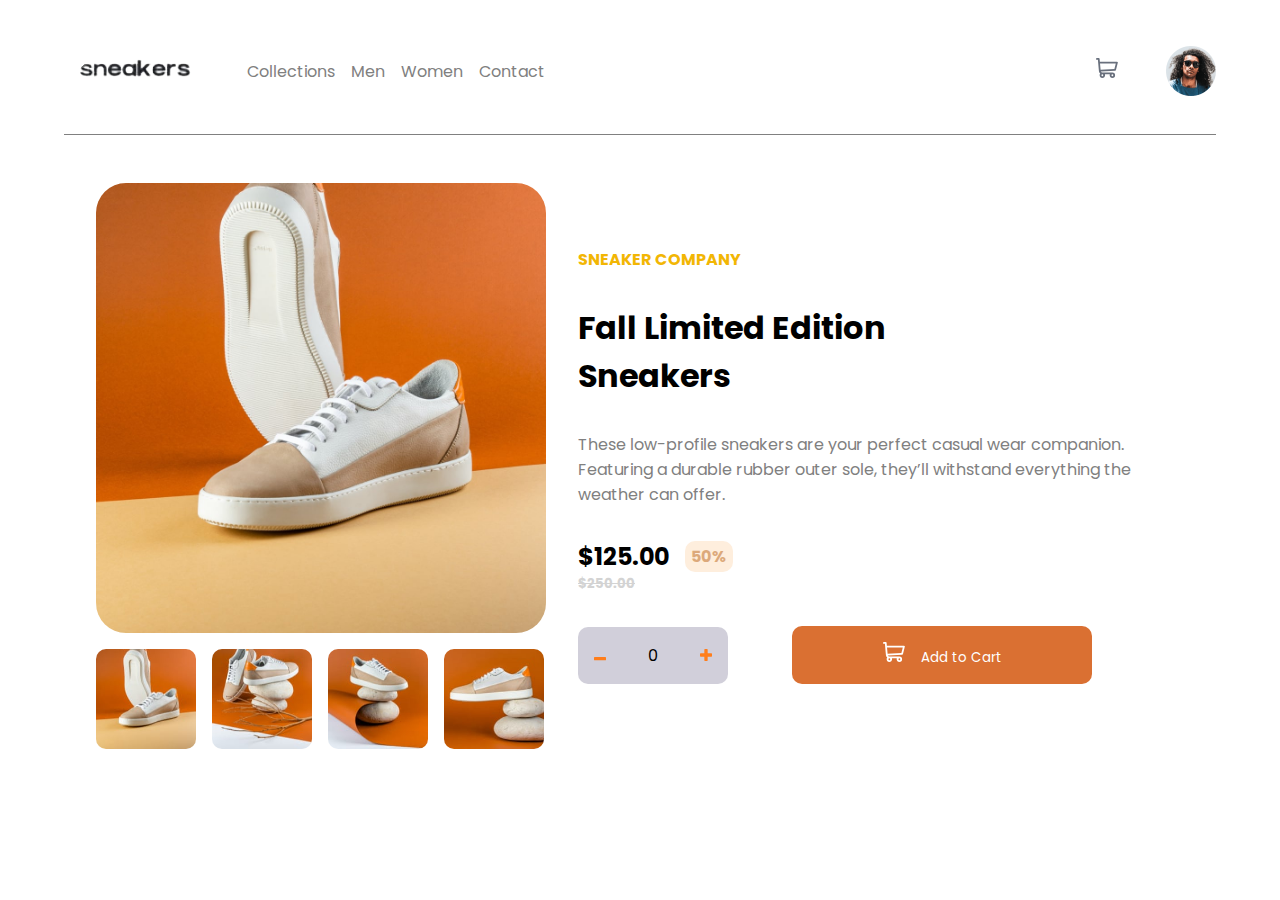
<file: index.html>
<!DOCTYPE html>
<html lang="en">
<head>
  <meta charset="UTF-8">
  <meta name="viewport" content="width=device-width, initial-scale=1.0"> <!-- displays site properly based on user's device -->

  <link rel="icon" type="image/png" sizes="32x32" href="./images/favicon-32x32.png">
 <link rel="stylesheet" href="style.css">
<link rel="stylesheet" href="https://cdn.jsdelivr.net/npm/bootstrap-icons@1.7.2/font/bootstrap-icons.css">
  
  <title>Frontend Mentor | E-commerce product page</title>

  <!-- Feel free to remove these styles or customise in your own stylesheet 👍 -->
  <style>
    .attribution { font-size: 11px; text-align: center; }
    .attribution a { color: hsl(228, 45%, 44%); }
  </style>
</head>
<body>

  <div class="container">
    
    <div class="nav">
      <!-- nav-right  -->
      <div class="navbar-left">
        <div class="navbar-brand">
          <a href="#">
            <img src="images/logo.png" alt="">
          </a>
        </div>
        <!-- end of nav-right  -->
        <!-- nav-middle  -->
        <div class="nav-links">
          <p><a class="nav-item" href="#">Collections</a></p>
          <p><a class="nav-item" href="#">Men</a></p>
          <p><a class="nav-item" href="#">Women</a></p>
          <p><a class="nav-item" href="#">Contact</a></p>
        </div>
        <!-- end of nav middle  -->
      </div>
      
      <!-- nav-right  -->
      <div class="nav-right">
        <div class="cart-icon">
            <a href=""><img src="images/icon-cart.svg" alt=""></a>
        </div>
        <div class="nav-avatar">
          <a href=""><img class="img-avatar" src="images/image-avatar.png" alt=""></a>
        </div>
        
      </div>
      <div class="hamburger"><i class="bi bi-list hamburger-icon"></i></div>
      <!-- end of nav right  -->
    </div>
    <!-- end of navbar  -->


    <!-- main content -->
    <main class="main-content">
      <!-- main image  -->
      <div class="hero-image-section">
        <div class="main-image">
          <img class="hero-image" src="images/image-product-1.jpg" alt="">
        </div>
        <div class="child-images">
          <img class="child-images-image" src="images/image-product-1-thumbnail.jpg" alt="">
          <img class="child-images-image" src="images/image-product-2-thumbnail.jpg" alt="">
          <img class="child-images-image" src="images/image-product-3-thumbnail.jpg" alt="">
          <img class="child-images-image" src="images/image-product-4-thumbnail.jpg" alt="">
        </div>
      </div>
    <!-- end of the main image  -->
      <div class="description">
        <h4 class="description__text">SNEAKER COMPANY</h4>
        <h1 class="description__header">Fall Limited Edition <br> Sneakers</h1>
        <p class="description__desc">These low-profile sneakers are your perfect casual wear companion. Featuring a
        durable rubber outer sole, they’ll withstand everything the weather can offer.</p>
        <div class="description__price">
          <div class="description_initial">
            <h2>$125.00</h2>
            <h4 class="percentage">50%</h4>
          </div>
          <h5 class="description__before"><strike>$250.00</strike></h5>
        </div>
          <div class="description__button">
            <div class="description__plus">
              <div><button class="icon-images"><img  src="images/icon-minus.svg" alt=""></button></div>
              <p>0</p>
              <div><button class="icon-images"><img  src="images/icon-plus.svg" alt=""></button></div>
            </div>
            <div class="description__cart">
              <button class="btn-cart"><span class="btn-icon"><svg width="22" height="20" xmlns="http://www.w3.org/2000/svg">
                <path
                  d="M20.925 3.641H3.863L3.61.816A.896.896 0 0 0 2.717 0H.897a.896.896 0 1 0 0 1.792h1l1.031 11.483c.073.828.52 1.726 1.291 2.336C2.83 17.385 4.099 20 6.359 20c1.875 0 3.197-1.87 2.554-3.642h4.905c-.642 1.77.677 3.642 2.555 3.642a2.72 2.72 0 0 0 2.717-2.717 2.72 2.72 0 0 0-2.717-2.717H6.365c-.681 0-1.274-.41-1.53-1.009l14.321-.842a.896.896 0 0 0 .817-.677l1.821-7.283a.897.897 0 0 0-.87-1.114ZM6.358 18.208a.926.926 0 0 1 0-1.85.926.926 0 0 1 0 1.85Zm10.015 0a.926.926 0 0 1 0-1.85.926.926 0 0 1 0 1.85Zm2.021-7.243-13.8.81-.57-6.341h15.753l-1.383 5.53Z"
                  fill="#fff" fill-rule="nonzero" />
              </svg></span>Add to Cart</button>
            </div>
          </div>
      </div>
    
    </main>
    <!-- end of main content -->
  </div>
   

  
</body>
</html>
</file>
<file: style.css>
@import url('https://fonts.googleapis.com/css2?family=Poppins:wght@300;400;500&display=swap');
*{
    margin: 0;
    padding: 0;
    box-sizing: border-box;
    font-family: 'Poppins', sans-serif;
}
body {
    height: 100vh;
}
 
.container{
    display: flex;
    flex-direction: column;
   
    /* background-color: whitesmoke; */
    padding-left: 4rem;
    padding-right: 4rem;
}
.nav{
    display: flex;
    gap: 3rem;
    align-items: center;
    justify-content: space-between;
    border-bottom: 1px solid gray;
    padding-bottom: 1.5rem;
    padding-top: 2rem;
    height: 15vh;
}
.nav-links{
    display: flex;
    flex-direction: row;
    gap: 1rem;
}
.nav-item{
    text-decoration: none;
    font-weight: 400;
    color: gray;
    /* transition: ease-in 1s; */
}
.nav-item:hover{
    color:#e2be94 ;
}
.navbar-left{
    display: flex;
    gap: 3rem;
    align-items: center;
}
.nav-avatar{
    width: 50px;
    height: 50px;
    border-radius: 50%;
}
.img-avatar{
    height: 100%;
    width: 100%;
    object-fit: contain;
}
.nav-right{
    display: flex;
    gap: 3rem;
    justify-content: flex-end;
    align-items: center;
    
}

/* main section  */
.main-content{
    display: flex;
    align-items: flex-start;
    gap: 2rem;
    justify-content: space-evenly;
    padding-left: 2rem;
    padding-right: 2rem;
    padding-top: 3rem;
    height: 85vh;
}
.hero-image-section{
flex: 1;
/* height: 70vh !important; */
}
.hero-image{
    
    display: flex;
    flex-direction: column;
}

.hero-image{
    width: 450px;
    border-radius: 30px;
}
.description{
    display: flex;
    flex: 2;
    flex-direction: column;
    gap: 2rem;
    padding-top: 4rem;
    /* background-color: blue; */
}
.description__text{
    color: #f2b604;
}
.description__desc{
    color: gray;
}
.description_initial{
    display: flex;
    align-items: center;
    gap: 1rem;
}
.percentage{
    background-color: #feeedd;
    padding-top: 0.2rem;
    padding-bottom: 0.2rem;
    padding-left: 0.4rem;
    padding-right: 0.4rem;
    border-radius: 10px;
    color: #dca97b;
}
.description__before{
    color: lightgray;
}
.description__button{
    display: flex;
    /* width: 100vw; */
    gap: 4rem;
    align-items: center;
    /* justify-content: space-between; */
}
.description__plus{
    display: flex;
    /* flex:0.3; */
    justify-content: space-between;
    align-items: center;
    background-color: #d1cfda;
    padding-left: 2rem;
    padding-right: 2rem;
    width: 150px;
    align-items: center;
    padding: 1rem;
    border-radius: 10px;
}
.btn-cart{
    background-color: #da7032;
    padding: 1rem;
    width: 300px;
   outline: none;
   border: none;
   border-radius: 10px;
   color: white;
}
.icon-images{
    background-color: transparent;
    border: none;
    outline: none;
}
.child-images{
    display: flex;
    gap: 1rem;
    margin-top: 1rem;
    /* width: 100%; */
}
.child-images-image{
    width: 100px;
    /* height:200px; */
    border-radius: 10px;
}
.description__cart{
/* flex: 0.7; */
/* background-color: red; */
}
.hamburger{
    display: none;
}
.hamburger-icon{
    color: black;
    font-size: 23px;
}
.hamburger-icon
.btn-cart{
    width: 300px;
    margin-left: 2rem;
    color: white;
}
.btn-icon{
    color: white;
    padding-right: 1rem;
    vertical-align: center;
}
/* end of main section  */


@media only screen and (max-width: 600px) {
    .container{
        padding: 0;
        /* overflow-x: hidden; */
        /* padding-right: 1rem; */
    }
  
    .main-content{
        display: flex;
        flex-direction: column;
        margin-top: 20rem;
        justify-content: center;
        width: 100vw;
    }
    .hamburger{
        display: block;
        /* color: black; */
        padding-right: 1rem;
    }
    .nav-right{
        display: none;
    }
    .nav{
        padding-right: 0;
    }
    .nav-links{
        display: none;
    }
   
}
</file>
